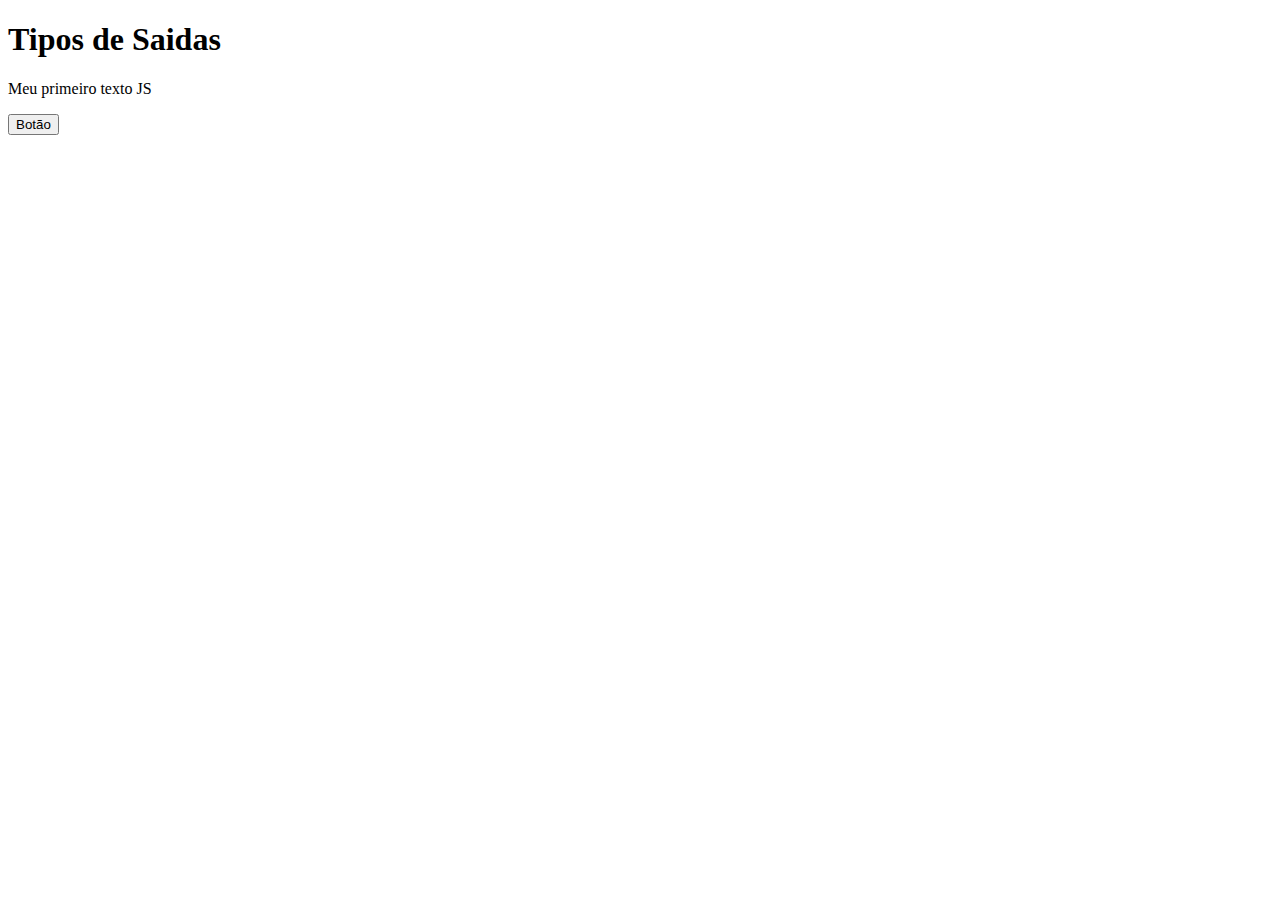
<file: index.html>
<!DOCTYPE html>
<html lang="pt-br">
<head>
    <meta charset="UTF-8">
    <meta name="viewport" content="width=device-width, initial-scale=1.0">
    <title>Estudo de JS</title>
</head>
<body>
        <!-- JS interno do html

        <script>
            alert('Ola Mundo.');
        </script>

        -->

        <h1>Tipos de Saidas</h1>
        <p id="texto"></p>

        <!-- Colocando a função quando clicar no Botão -->
        <button onclick="apertaBotao()"> Botão </button>

        <!-- Conecção do htlm e o JS. Importante coloca-lo antes da /body -->

        <script src="script.js"></script>

</body>
</html>
</file>
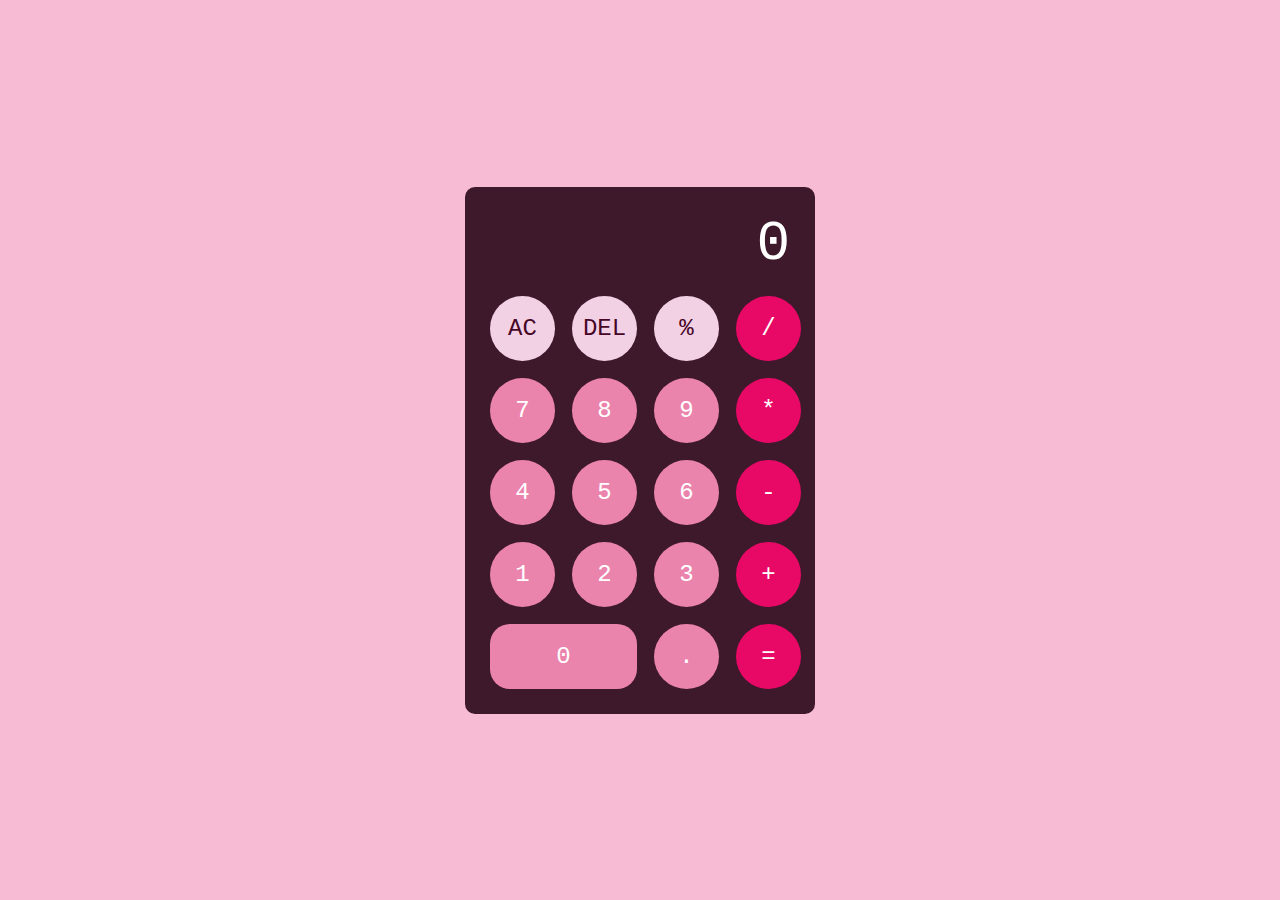
<file: CALCULADORA V2/index.html>
<!DOCTYPE html>
<html lang="pt-br">
<head>
    <meta charset="UTF-8">
    <meta name="viewport" content="width=device-width, initial-scale=1.0">
    <title>Calculadora</title>
    <!--link do arquivo css-->
    <link rel="stylesheet" href="style.css">
</head>
<body>

    <div class="container">

        <div class="display">
            <p name="input" id="input">0</p>
        </div>

        <div class="buttons">
            <button type="button" class="tecla">AC</button>
            <button type="button" class="tecla">DEL</button>
            <button type="button" class="tecla">%</button>
            <button type="button" class="tecla-operacao">/</button>
            <button type="button" class="numero">7</button>
            <button type="button" class="numero">8</button>
            <button type="button" class="numero">9</button>
            <button type="button" class="tecla-operacao">*</button>
            <button type="button" class="numero">4</button>
            <button type="button" class="numero">5</button>
            <button type="button" class="numero">6</button>
            <button type="button" class="tecla-operacao">-</button>
            <button type="button" class="numero">1</button>
            <button type="button" class="numero">2</button>
            <button type="button" class="numero">3</button>
            <button type="button" class="tecla-operacao">+</button>
            <button type="button" class="zero">0</button>
            <button type="button" class="numero">.</button>
            <button type="button" class="tecla-operacao">=</button>
        </div>

    </div>
    
    <!--link do arquivo js-->
    <script type="text/javasript" src="script.js"></script>
</body>
</html>
</file>
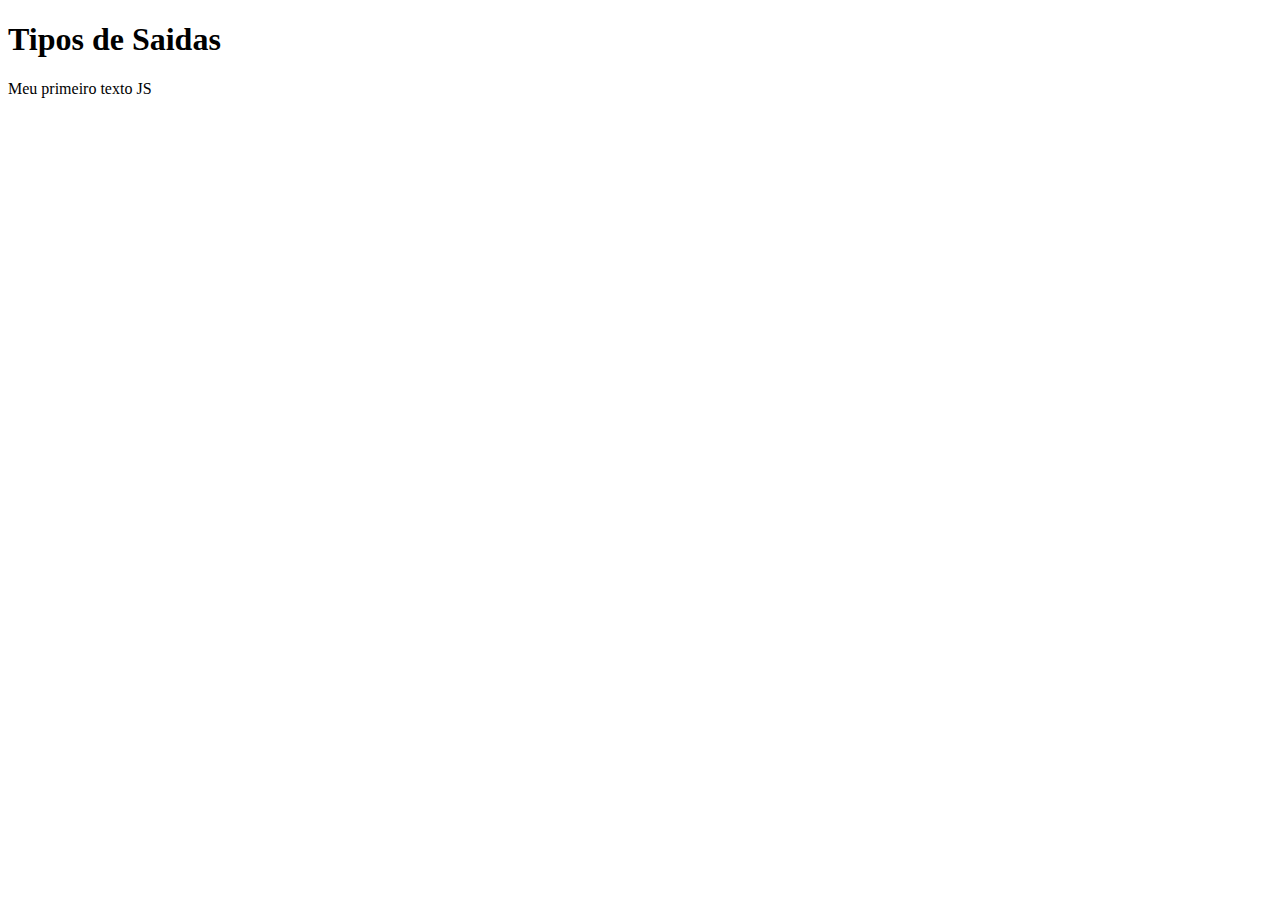
<file: ESTUDO JS/index.html>
<!DOCTYPE html>
<html lang="pt-br">
<head>
    <meta charset="UTF-8">
    <meta name="viewport" content="width=device-width, initial-scale=1.0">
    <title>Estudo de JS</title>
</head>
<body>
        <!-- JS interno do html

        <script>
            alert('Ola Mundo.');
        </script>

        -->

        <h1>Tipos de Saidas</h1>
        <p id="texto"></p>

        <!-- Conecção do htlm e o JS. Importante coloca-lo antes da /body -->

        <script src="script.js"></script>

</body>
</html>
</file>
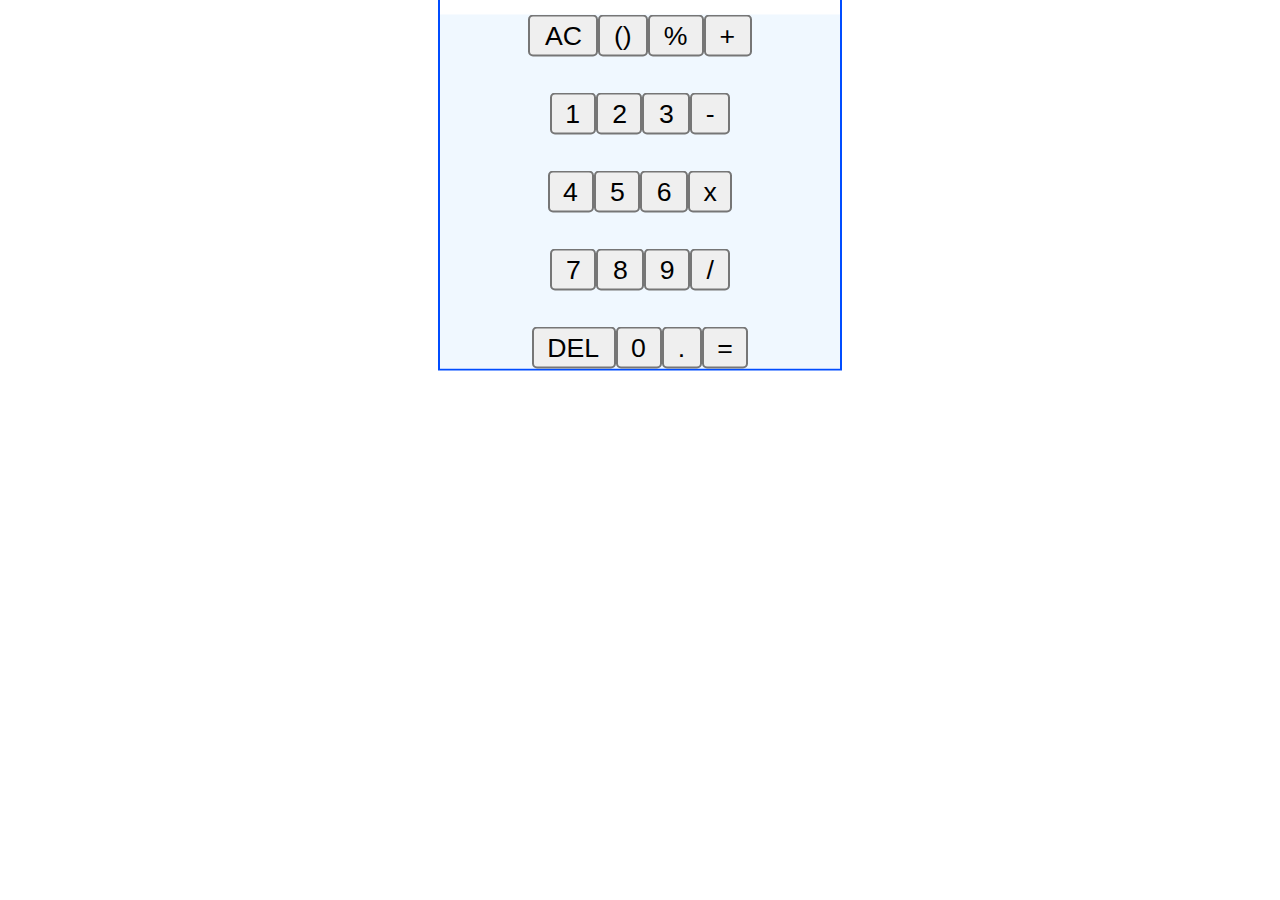
<file: ESTUDO CSS + HTML5/CALCULADORA/calculadora.html>
<!DOCTYPE html>
<html lang="pt-bt">
<head>
    <meta charset="UTF-8">
    <meta name="viewport" content="width=device-width, initial-scale=1.0">
    <title>Calculadora</title>
    <!-- <link rel="stylesheet" type="text/css" href="style.css"> -->
</head>
<style type="text/css">

  
    
    body{
        width: 200px;
        margin: auto;
        border: 1px solid rgb(0, 76, 255);
        text-align: center;
        transform: scale(2);
       
    }
    
    {
    justify-content: space-around;
    }
   

    .Botoes{
        background-color: aliceblue;
    }
    

</style>
<body>

    <div class="display">
        <p>dddddddd</p>

    </div>

    <br>

    <div class="Botoes">

        <div class="linha 1">
            <button type="button">AC</button><button type="button">()</button><button type="button">%</button><button type="button">+</button>
        </div>

        <br>

       <div id="linha 2">
            <button type="button">1</button><button type="button">2</button><button type="button">3</button><button type="button">-</button>
       </div>

       <br>

       <div class="linha 3">
            <button type="button">4</button><button type="button">5</button><button type="button">6</button><button type="button">x</button>
        </div>

        <br>

        <div class="linha 4">
            <button type="button">7</button><button type="button">8</button><button type="button">9</button><button type="button">/</button>
        </div>

        <br>

        <div class="linha 5">
            <button type="button">DEL</button><button type="button">0</button><button type="button">.</button><button type="button">=</button>
        </div>
        

    </div>

    <script src="js/calculadora.js"></script>
</body>
</html>
</file>
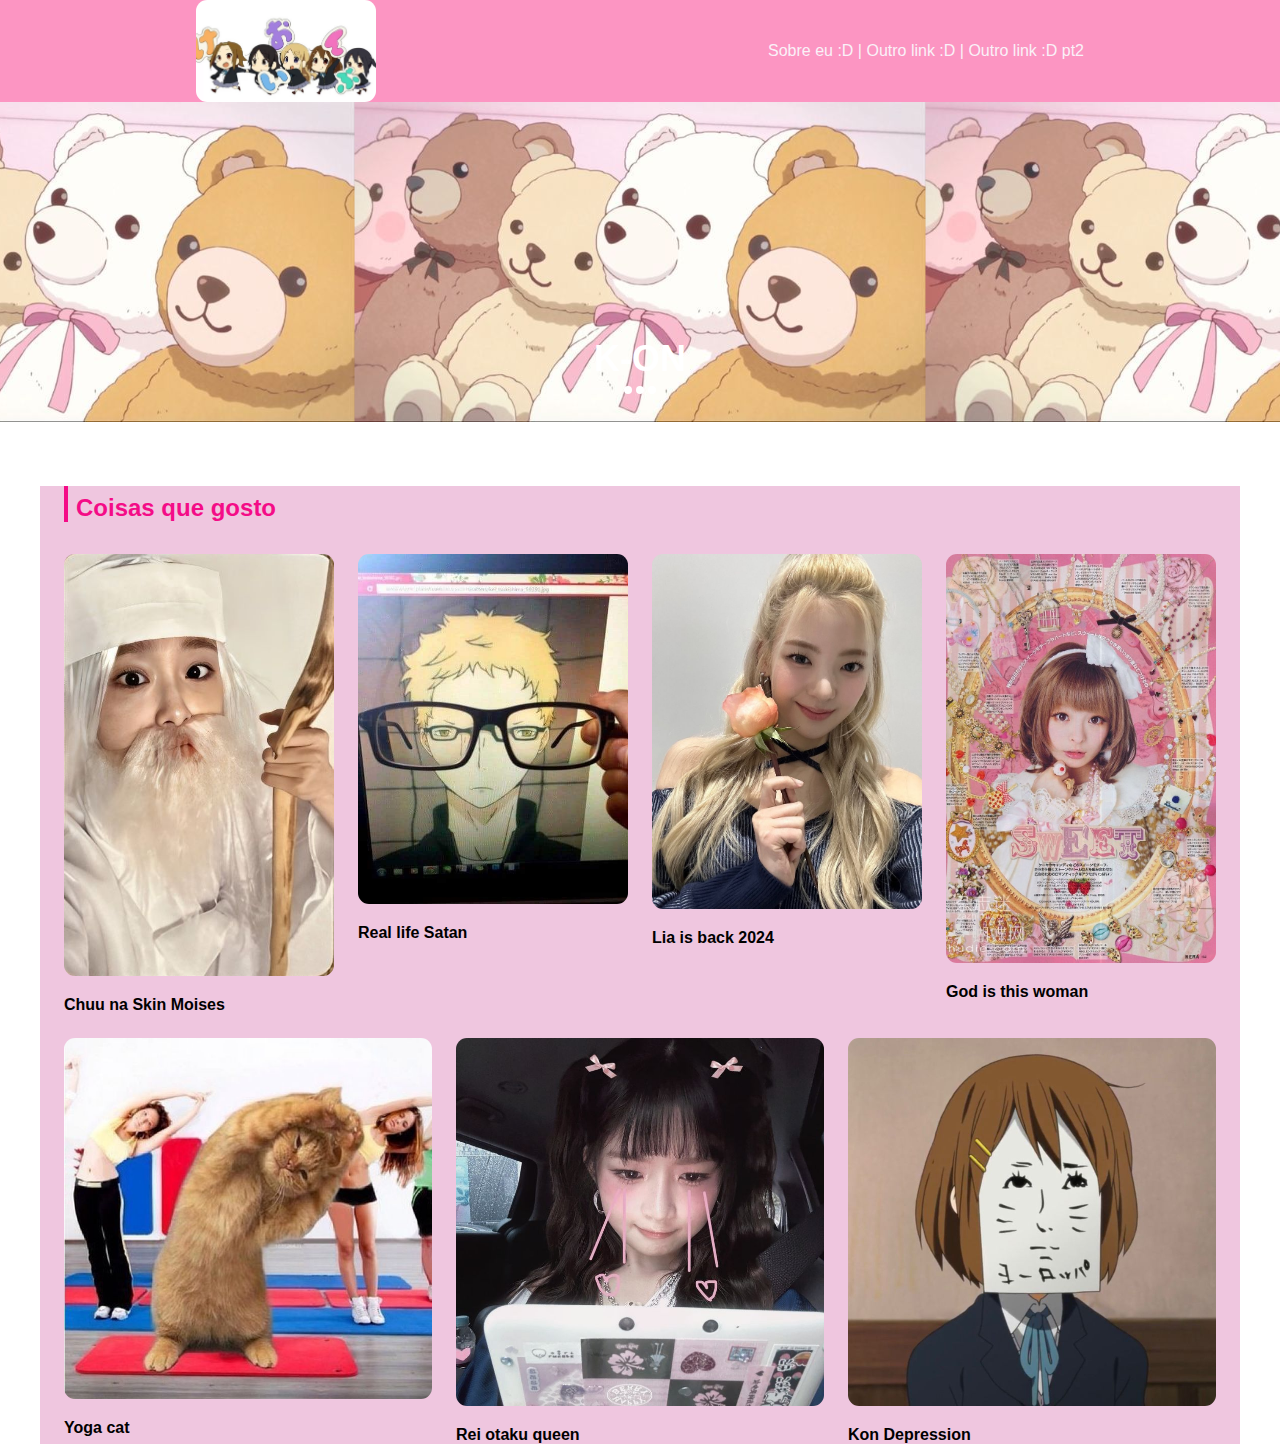
<file: ESTUDO CSS + HTML5/PROJETO VINGADORES/Projeto Leticia.html>
<!DOCTYPE html>
<html lang="pt-br">

<head>
    <meta charset="UTF-8">
    <meta name="viewport" content="width=device-width, initial-scale=1.0">
    <title>Projeto Leticia</title>
</head>

<body>
    <header>
        <link rel="stylesheet" href="CSS/Projeto Leticia Style.css">
        <img src="Imagens/Logo site.jpg" alt="Logo do Site (Tema K-on)">

        <nav>
            <ul>
                <li>
                    <a href="#"> Sobre eu :D </a>
                    <a href="#"> | Outro link :D  </a>
                    <a href="#">| Outro link :D pt2</a>
                </li>
            </ul>
        </nav>

    </header>

    <section class="kon">
        <h1>
            K-ON
        </h1>
        <div class="dots">
            <span></span>
            <span></span>
            <span></span>
        </div>

    </section>

    <section class="gallery">

        <h2>Coisas que gosto</h2>

        <div class="gallery-row">
            <div>
                <img src="Imagens/Imagem 1.jpg" alt="Chuu na Skin Moises">
                <p>Chuu na Skin Moises</p>
            </div>
            <div>
                <img src="Imagens/Imagem 7.jpg" alt="Real life Satan">
                <p>Real life Satan</p>
            </div>
            <div>
                <img src="Imagens/Imagem 6.jpg" alt="Lia is back 2024">
                <p>Lia is back 2024</p>
            </div>
            <div>
                <img src="Imagens/Imagem 4.jpg" alt="God is this woman">
                <p>God is this woman</p>
            </div>
            <div>
                <img src="Imagens/Imagem 5.jpg" alt="Yoga cat">
                <p>Yoga cat</p>
            </div>
            <div>
                <img src="Imagens/Imagem 3.jpg" alt="Rei otaku queen">
                <p>Rei otaku queen</p>
            </div>
            <div>
                <img src="Imagens/Imagem 2.jpg" alt="Kon Depression">
                <p>Kon Depression</p>
            </div>
        </div>
        

    </section>

</body>

</html>
</file>
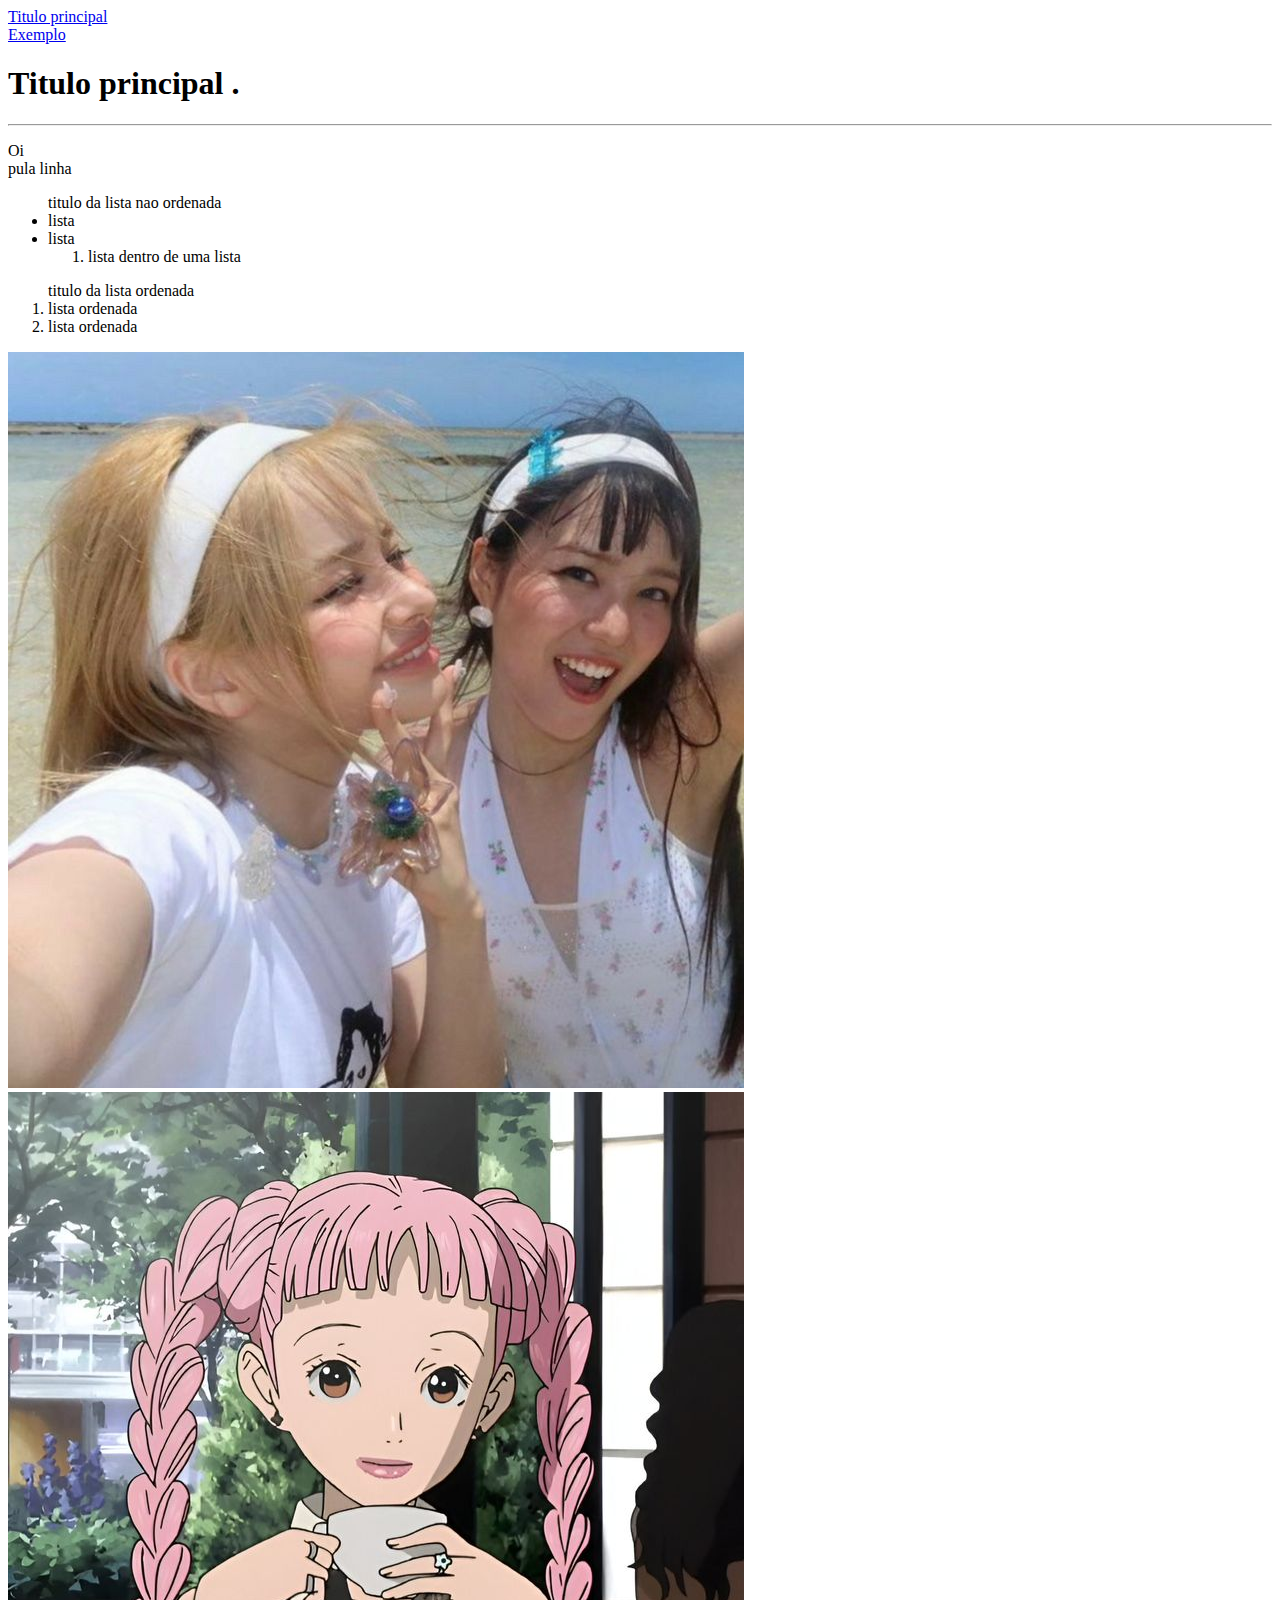
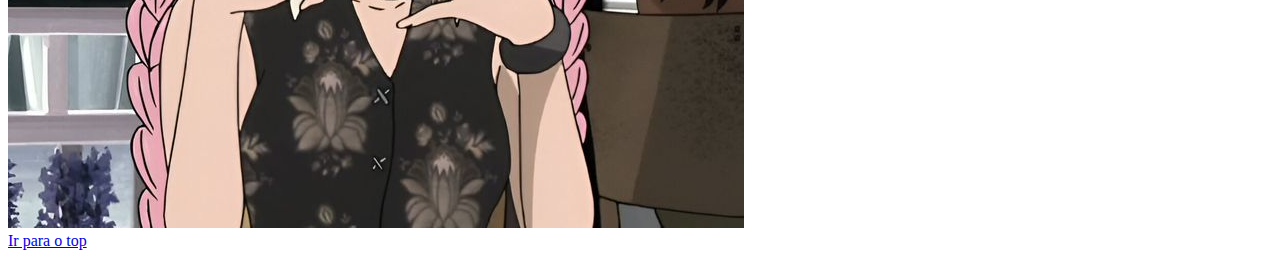
<file: ESTUDO CSS + HTML5/TESTE/Teste.html>
<!DOCTYPE html> <!--Tipo do Arquivo --> 
<html lang="pt-br"> <!--Começo do Arquivo -->
    <head> <!--Tab-->
        <meta charset="UTF-8"> <!--Tipo de Char-->
        <meta name="viewport" content="width=device-width, initial-scale=1.0">
        <title>Sprint 1</title> <!--Titulo da Tab-->
    </head>
    <body id="top"> <!--Corpo do site em si-->

        <!--Ancoras são links que marcam coisas proprias das paginas // links podem apontar para outros documentos html -->
        <!--href é um tribulo de referencia-->
        <a href="#Titulo">Titulo principal</a>
        <br>
        <!--tagert _blank faz com que o usuario não saia da pagina depois de clicar no link-->
        <a href="Exemplo.html" target="_blank">Exemplo</a>

        <!--id é um rotulo para ser referenciado-->
        <h1 id="Titulo">Titulo principal .</h1> <!--Titulo. O h1 vai ser menor que o h2, que será menor que o h3 e assim adiante-->
        <hr> <!-- O tah <hr> serve para adicionar uma linha horizontal-->
        <p>Oi <br> pula linha</p> <!--Paragrafro--> <!-- O tag <br> serve para pular linha -->
        <ul> titulo da lista nao ordenada <!--Lista não ordenada-->

            <li> lista </li> <!-- Item da lista -->
            <li> lista
                <ol>
                    <li>
                        lista dentro de uma lista
                    </li>
                </ol>
            </li>

        </ul>

        <ol> titulo da lista  ordenada <!--Lista ordenada-->
            <li> lista ordenada </li>
            <li> lista ordenada </li>
        </ol>

        <!--Caminho Relativo-->
        <img src="images/teste.jpg" alt="Pessoas sorrindo na praia"> <!-- A tag de imagem é img. src é a fonte do arquivo, alt é  caso de erro na imagem, ele mostra o alt (que seria a descrição da imagem) + (ajuda na descriçaõ para pessoas com deficiencia)-->
        
        <img src="images/teste2.jpg" alt="Menina cabelo Rosa, desenho"> <!--Caso a imagem esteja em outra pasta, pode colocar pasta/nomeImagem.jpg-->
       
        <!--Caminho Absoluto-->
        

        <br>

        <a href="#top">Ir para o top </a>
    </body>
</html> <!--Fim do Arquivo -->
</file>
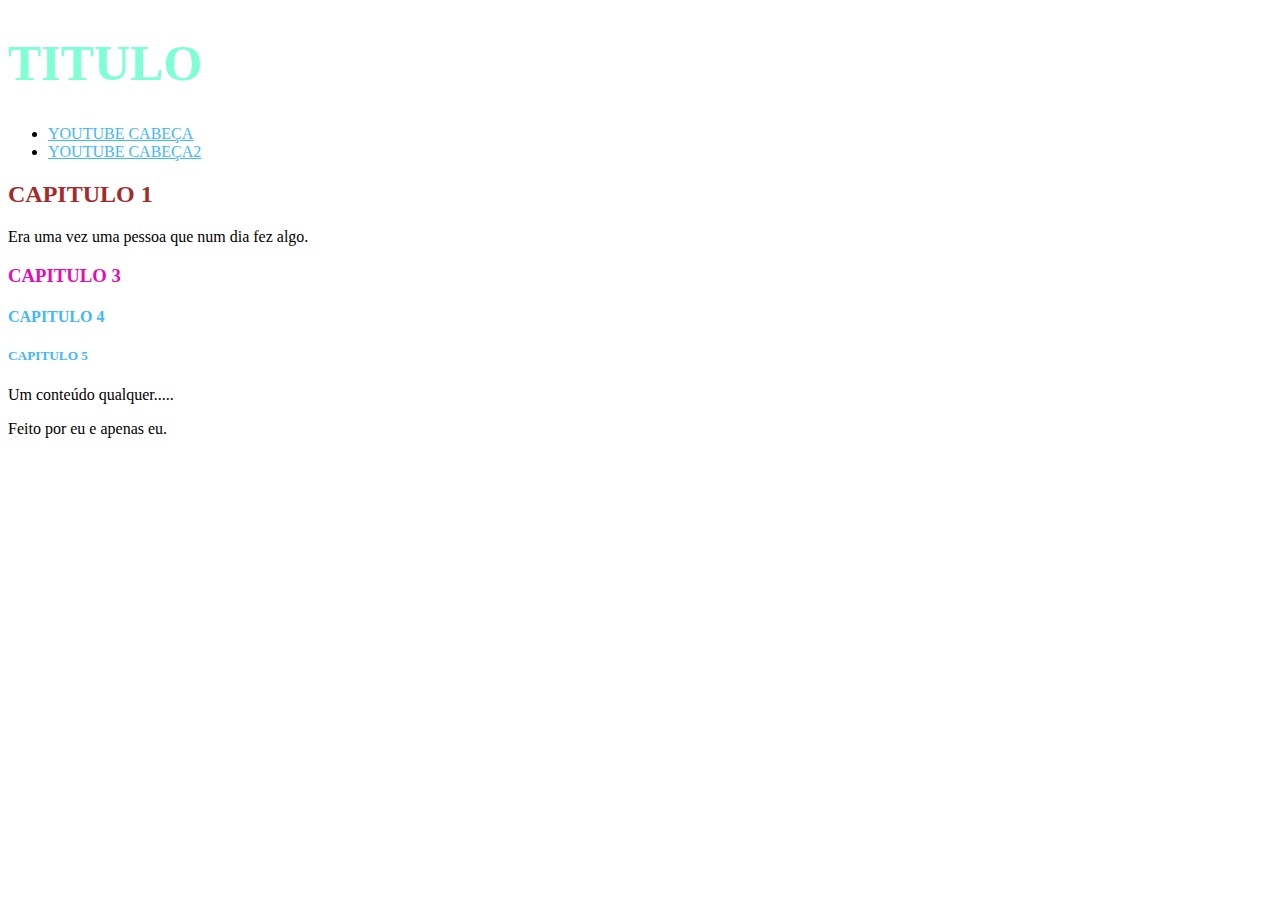
<file: ESTUDO CSS + HTML5/TESTE/Teste2.html>
<!DOCTYPE html>
<html lang="pt-br">
<head>
    <meta charset="UTF-8">
    <meta name="viewport" content="width=device-width, initial-scale=1.0">
    <title>Teste2</title>
</head>
<body>
    <!--Cabeçalho do site. Onde fica os titulos,Naveção de busca etc-->
    <header>
        
        <link rel="stylesheet" href="TesteStyle.css">

        <h1> TITULO </h1> 

        <!-- Area de navegação do codigo. Normalmente com uma lista de links-->
        <nav>
            <ul>
                <li>
                    <a href="https://www.youtube.com" target="_blank"> YOUTUBE CABEÇA</a>
                </li>
                <li>
                    <a href="https://www.youtube.com" target="_blank"> YOUTUBE CABEÇA2</a>
                </li>
            </ul>
        </nav>

        <style>
            h1{
                color: aquamarine;
                font-size: 50px;
            }
            h2{
                color: brown;
            }
        </style>
         
    </header>

<!--O elemento <main> define o conteúdo principal dentro do <body> em seu documento ou aplicação.Deve ser único na página, ou seja, apenas um <main> por documento;Dentro do elemento <main> não deverão ser incluidas seções da página que sejam comuns a todo o site ou aplicação, tais como mecanismos de navegação, informações de copyright, logotipo e campos de busca (a não ser, é claro, caso a função principal do documento seja fazer algum tipo de busca).-->
    <main>
            <!--Secciona o documunto //Cada <section> deve ser identificado, geralmente incluindo um elemento de cabeçalho <h1>-->

        <section>
            <h2 id="CAPITULO 1"> CAPITULO 1</h2>
            <p> Era uma vez uma pessoa que num dia fez algo.</p>
        </section>
        <section>
            <h3 style="color: rgb(231, 11, 176);" > CAPITULO 3</h3>
            <h4  > CAPITULO 4</h4>
            <h5  > CAPITULO 5</h5>
        </section>
<!--O elemento de divisão HTML <div> é um container genérico para conteúdo, que de certa forma não representa nada. Ele pode ser utilizado para agrupar elementos para fins de estilos (usando class ou id).-->
        <div>
            <p>Um conteúdo qualquer.....</p>
          </div>

    </main>

    <!--Rodapé do site. Normalmente contem info. sobr o autor-->
    <footer>
        <p> Feito por eu e apenas eu.</p>
    </footer>

</body>
</html>
</file>
<file: CALCULADORA V2/style.css>
*{
    margin: 0;
    padding: 0;
    font-family: 'Courier New', Courier, monospace;
    box-sizing: border-box;
}

body{
    background-color: rgb(247, 187, 212);
    min-height: 100vh;
    display: flex;
    align-items: center;
    justify-content: center;
}

.container{
    background-color: #3e182b;
    padding: 25px;
    width: 350px;
    border-radius: 10px;
}

.display{
    margin-bottom: 20px;
    padding-left: 5px;
}

.display p {
    width: 100%;
    font-size: 3.5rem;
    text-align: end;
    background: transparent;
    color: #ffffff;
    border: none;
    outline: none;
    word-wrap: break-word;
    word-break: break-all;
    
}

button{
    background: #eb84ad;
    color: #ffffff;
    font-size: 1.5rem;
    border: none;
    border-radius:50%;
    cursor: pointer;
    height: 65px;
    width: 65px;
}

button:active,
button:focus{
    filter: brightness(120%);
}

.buttons{
    display: grid;
    grid-template-columns: repeat(4,1fr);
    grid-row-gap: 17px;
    grid-column-gap: 17px;
}

.zero{
    grid-column: span 2;
    width: 100%;
    border-radius: 20px;
}

.tecla{
    background: #f3d1e5;
    color: #460625;
}

.tecla-operacao{
    background: #e80966;
}
</file>
<file: ESTUDO CSS + HTML5/CALCULADORA/style.css>
body{
    text-align: center;
    background-color: lightblue;
    
    
}

.linha1{
    justify-content: space-around;
}

.botoes{
    width: 200px;
}
</file>
<file: ESTUDO CSS + HTML5/PROJETO VINGADORES/CSS/Projeto Leticia Style.css>
/* todos elementos "*" */
/* padding = margens internar*/

*{
    margin: 0;
    padding: 0;
    box-sizing: border-box;

}

body{
    font-family: sans-serif;
}

header{
    background-color: rgb(252, 149, 194);
    display: flex;
    align-items: center;
    justify-content: space-around;
}

/* width = redimenciona a imagem*/
header img {
    width: 180px;
    border-radius: 11px;
}

/* list-style none = remover bolinhas da lista*/
header nav ul {
    list-style: none;
    display: flex;
}

/*li + li = ele so vai fazer a ação se o li estiver anteiormente de um li */
header ul li + li {
    margin-left: 24px;
}

/* text-decoration: none = remover linha dbaixo dos links*/
header a {
    color: rgb(250, 241, 248);
    text-decoration: none;
    transition: color 0.2s;
}

/*:hover = ele so vai fazer a ação se o mouse passar por cima */
header a:hover {
    color: rgb(240, 75, 127);
}

.kon {

    height: 320px;
    padding: 24px;
    background-size: contain;
    background-image: url(../Imagens/Banner\ Site.jpg);
    background-position: center 25%;
    display: flex;
    flex-direction: column;
    justify-content:flex-end;
    align-items: center;
}

.kon h1 {
    color: rgb(255, 255, 255);
    font-size: 36px;
}

.dots span {
    display: inline-block;
    background-color: rgb(255, 255, 255);

    width: 8px;
    height: 8px;
    border-radius: 50%;
}

.gallery{
    background-color: rgb(239, 198, 223);
    max-width: 1200px;
    margin: 64px auto 0;
    padding: 0 24px;
}

.gallery h2 {
    padding-top: 8px;
    border-left: 4px solid rgb(244, 12, 135);
    padding-left: 8px;
    color: rgb(244, 12, 135);
    margin-bottom: 32px;
}

.gallery p {
    font-weight: bold;
}

.gallery-row{
    display: flex;
    flex-wrap: wrap;
    gap: 24px;
    
}

.gallery-row div{
    flex: 1 1 250px;
}

.gallery-row img{
    width: 100%;
    border-radius: 11px;
    margin-bottom: 16px;
}
</file>
<file: ESTUDO CSS + HTML5/TESTE/TesteStyle.css>
h1{
    color: blue;
    font-size: 66px;
}

h2{
    color: red;
}

/* 4) Múltiplos seletores --> Você pode especificar múltiplos seletores, separando-os com virgula.*/

h4,
h5,
header a {
    color: rgb(67, 182, 254)
}
</file>
